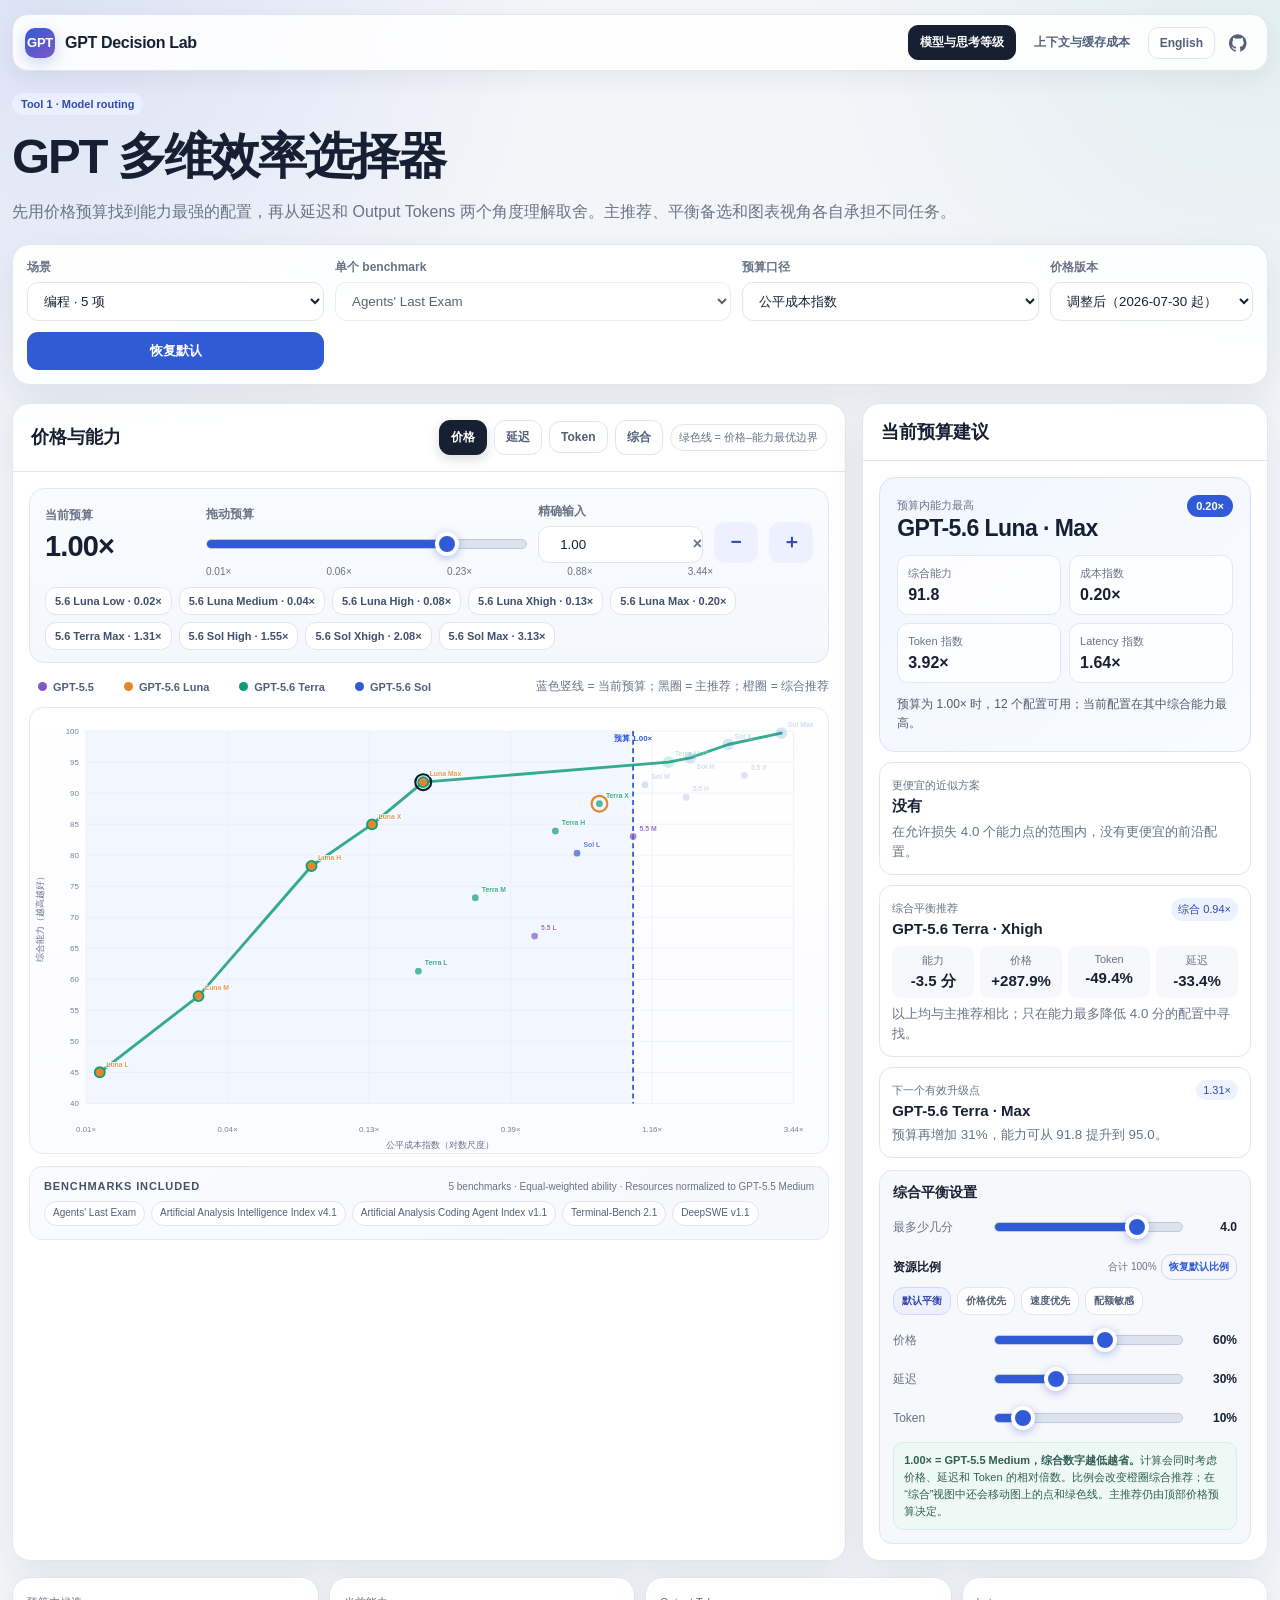
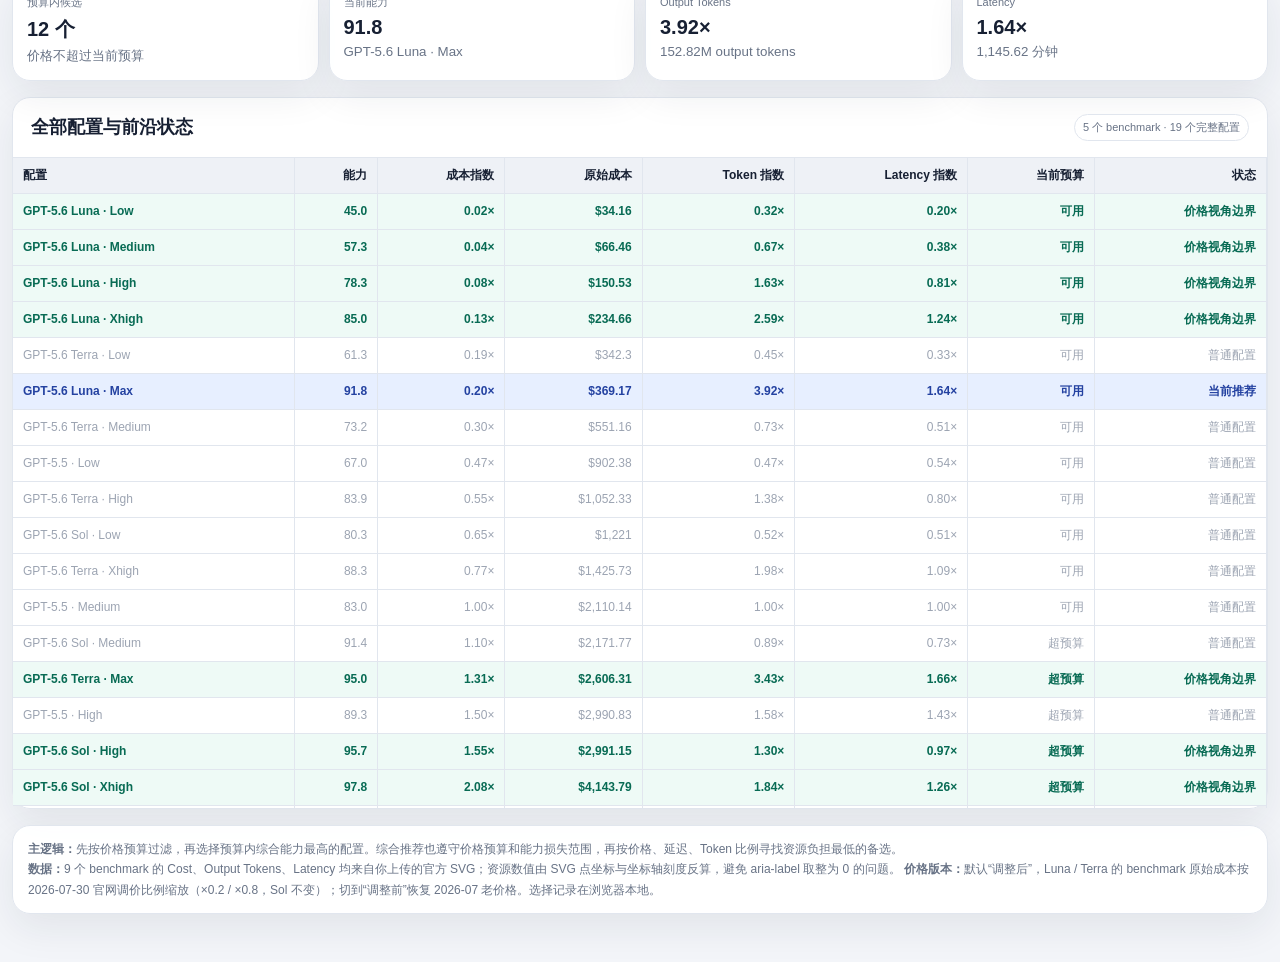
<file: index.html>
<!doctype html>
<html lang="zh-CN">
<head>
<meta charset="utf-8">
<meta name="viewport" content="width=device-width,initial-scale=1">
<title data-i18n="pageTitle">GPT Decision Lab · 模型配置选择器</title>
<script>
  if(new URLSearchParams(location.search).get("lang")==="en")document.documentElement.lang="en";
</script>
<link rel="stylesheet" href="styles.css">
<link rel="stylesheet" href="site.css">
</head>
<body>
<header class="siteHeader">
  <a class="siteBrand" href="index.html"><span class="siteMark">GPT</span><span>GPT Decision Lab</span></a>
  <nav class="siteNav" aria-label="Site navigation">
    <a id="navModels" class="active" href="index.html" data-i18n="navModels">模型与思考等级</a>
    <a id="navContext" href="context-cost.html" data-i18n="navContext">上下文与缓存成本</a>
    <a id="languageSwitch" class="langLink" href="?lang=en">English</a>
    <a class="githubLink" href="https://github.com/RunMintOn/gpt-decision-lab" target="_blank" rel="noopener noreferrer" aria-label="GitHub repository" title="GitHub repository">
      <svg viewBox="0 0 24 24" aria-hidden="true"><path d="M12 .3a12 12 0 0 0-3.79 23.39c.6.11.82-.26.82-.58v-2.26c-3.34.73-4.04-1.61-4.04-1.61-.55-1.39-1.33-1.76-1.33-1.76-1.09-.75.08-.74.08-.74 1.2.08 1.83 1.23 1.83 1.23 1.07 1.83 2.8 1.3 3.49.99.11-.77.42-1.3.76-1.6-2.67-.3-5.47-1.34-5.47-5.93 0-1.31.47-2.38 1.23-3.22-.12-.3-.53-1.52.12-3.17 0 0 1-.32 3.3 1.23a11.5 11.5 0 0 1 6 0c2.29-1.55 3.29-1.23 3.29-1.23.65 1.65.24 2.87.12 3.17.77.84 1.23 1.9 1.23 3.22 0 4.6-2.8 5.62-5.48 5.92.43.37.82 1.1.82 2.22v3.29c0 .32.22.69.83.57A12 12 0 0 0 12 .3z"/></svg>
    </a>
  </nav>
</header>
<main>
<span class="siteIntroTag" data-i18n="toolModelTag">Tool 1 · Model routing</span>
<div class="titleRow"><h1 data-i18n="heading">GPT 多维效率选择器</h1></div>
<p class="sub" data-i18n="subtitle">先用价格预算找到能力最强的配置，再从延迟和 Output Tokens 两个角度理解取舍。主推荐、平衡备选和图表视角各自承担不同任务。</p>

<section class="panel toolbar">
  <div><label data-i18n="scenarioLabel">场景</label><select id="scenario">
    <option value="coding" data-i18n="scenarioCoding">编程 · 5 项</option>
    <option value="knowledge" data-i18n="scenarioKnowledge">知识工作 · 4 项</option>
    <option value="combined" data-i18n="scenarioCombined">综合 · 9 项</option>
    <option value="single" data-i18n="scenarioSingle">单个 benchmark</option>
  </select></div>
  <div><label data-i18n="benchmarkLabel">单个 benchmark</label><select id="benchmark"></select></div>
  <div><label data-i18n="budgetBasisLabel">预算口径</label><select id="budgetBasis">
    <option value="costIndex" data-i18n="fairCost">公平成本指数</option>
    <option value="rawCost" data-i18n="rawCost">官网测试套件原始成本</option>
  </select></div>
  <div><label data-i18n="priceVersion">价格版本</label><select id="priceVer">
    <option value="after" data-i18n="priceAfter">调整后（2026-07-30 起）</option>
    <option value="before" data-i18n="priceBefore">调整前（2026-07 官网价）</option>
  </select></div>
  <button id="reset" data-i18n="resetAll">恢复默认</button>
</section>

<section class="mainGrid">
  <div class="panel">
    <div class="head">
      <h2 id="chartTitle" data-i18n="chartPrice">价格与能力</h2>
      <div class="chartViews" aria-label="图表视角" data-i18n-aria="chartViewsAria">
        <button class="viewBtn active" data-view="cost" data-i18n="viewPrice">价格</button>
        <button class="viewBtn" data-view="latency" data-i18n="viewLatency">延迟</button>
        <button class="viewBtn" data-view="tokens">Token</button>
        <button class="viewBtn" data-view="composite" data-i18n="viewCombined">综合</button>
        <span id="frontierPill" class="pill" data-i18n="frontierInitial">绿色线 = 价格–能力最优边界</span>
      </div>
    </div>
    <div class="body">
      <div class="budgetStrip">
        <div class="budgetTop">
          <div><label data-i18n="currentBudget">当前预算</label><div id="budgetRead" class="budgetRead">—</div></div>
          <div>
            <label data-i18n="adjustBudget">拖动预算</label>
            <input id="budgetSlider" class="range" type="range" min="0" max="1000" step="1">
          </div>
          <div>
            <label data-i18n="exactInput">精确输入</label>
            <div class="exactWrap"><span id="budgetPrefix"></span><input id="budgetNumber" type="number" step="0.01"><span id="budgetSuffix"></span></div>
          </div>
          <button id="stepDown" class="step" aria-label="降低预算" data-i18n-aria="decreaseBudget">−</button>
          <button id="stepUp" class="step" aria-label="提高预算" data-i18n-aria="increaseBudget">＋</button>
        </div>
        <div class="marks"><span id="markMin"></span><span id="mark25"></span><span id="mark50"></span><span id="mark75"></span><span id="markMax"></span></div>
        <div id="frontierButtons" class="frontierButtons"></div>
      </div>

      <div class="chartNote">
        <div id="legend" class="legend"></div>
        <div id="chartHint" class="chartHint" data-i18n="chartHintInitial">竖虚线 = 当前预算；黑圈 = 主推荐；橙圈 = 平衡备选</div>
      </div>
      <div class="chartbox"><svg id="chart" height="620"></svg></div>
      <div class="benchmarkRef">
        <div class="benchmarkRefHead"><b>BENCHMARKS INCLUDED</b><span id="benchmarkMethod"></span></div>
        <div id="benchmarkList" class="benchmarkList"></div>
      </div>
    </div>
  </div>

  <aside class="panel">
    <div class="head"><h2 data-i18n="recommendationTitle">当前预算建议</h2></div>
    <div class="body">
      <div id="hero" class="hero"></div>
      <div id="cheaperReco" class="reco"></div>
      <div id="balancedReco" class="reco"></div>
      <div id="upgradeReco" class="reco"></div>

      <div class="secondaryControls">
        <h3 data-i18n="balanceSettings">综合平衡设置</h3>
        <div class="weightRow"><div class="weightName" data-i18n="maxAbilityLoss">最多少几分</div><input id="tolerance" class="range" type="range" min="0" max="5" step=".1" value="4"><div id="toleranceOut" class="weightValue">4.0</div></div>
        <div class="weightHeader"><b data-i18n="resourceWeights">资源比例</b><div><span id="weightTotal" data-i18n="weightTotalInitial">合计 100%</span> <button id="resetWeights" class="resetWeights" data-i18n="resetWeights">恢复默认比例</button></div></div>
        <div class="presetRow">
          <button class="presetBtn active" data-weights="60,30,10" data-i18n="presetDefault">默认平衡</button>
          <button class="presetBtn" data-weights="70,25,5" data-i18n="presetPrice">价格优先</button>
          <button class="presetBtn" data-weights="40,55,5" data-i18n="presetSpeed">速度优先</button>
          <button class="presetBtn" data-weights="50,20,30" data-i18n="presetQuota">配额敏感</button>
        </div>
        <div class="weightRow"><div class="weightName" data-i18n="weightPrice">价格</div><input id="costWeight" class="range" type="range" min="0" max="100" step="1" value="60"><div id="costWeightOut" class="weightValue">60%</div></div>
        <div class="weightRow"><div class="weightName" data-i18n="weightLatency">延迟</div><input id="latencyWeight" class="range" type="range" min="0" max="100" step="1" value="30"><div id="latencyWeightOut" class="weightValue">30%</div></div>
        <div class="weightRow"><div class="weightName">Token</div><input id="tokenWeight" class="range" type="range" min="0" max="100" step="1" value="10"><div id="tokenWeightOut" class="weightValue">10%</div></div>
        <div class="smallInfo" data-i18n-html="weightInfo"><strong>1.00× = GPT-5.5 Medium，综合数字越低越省。</strong>计算会同时考虑价格、延迟和 Token 的相对倍数。比例会改变橙圈综合推荐；在“综合”视图中还会移动图上的点和绿色线。主推荐仍由顶部价格预算决定。</div>
      </div>
    </div>
  </aside>
</section>

<section class="kpis">
  <div class="panel kpi"><span data-i18n="kpiCandidates">预算内候选</span><b id="kpiCandidates">—</b><small data-i18n="kpiCandidatesSub">价格不超过当前预算</small></div>
  <div class="panel kpi"><span data-i18n="kpiAbility">当前能力</span><b id="kpiAbility">—</b><small id="kpiAbilityMeta"></small></div>
  <div class="panel kpi"><span>Output Tokens</span><b id="kpiTokens">—</b><small id="kpiTokensMeta"></small></div>
  <div class="panel kpi"><span>Latency</span><b id="kpiLatency">—</b><small id="kpiLatencyMeta"></small></div>
</section>

<section class="panel" style="margin-top:16px">
  <div class="head"><h2 data-i18n="tableTitle">全部配置与前沿状态</h2><span id="coverage" class="pill"></span></div>
  <div class="tablewrap"><table id="table" class="tbl"></table></div>
</section>

<section class="panel foot" data-i18n-html="footer">
  <strong>主逻辑：</strong>先按价格预算过滤，再选择预算内综合能力最高的配置。综合推荐也遵守价格预算和能力损失范围，再按价格、延迟、Token 比例寻找资源负担最低的备选。<br>
  <strong>数据：</strong>9 个 benchmark 的 Cost、Output Tokens、Latency 均来自你上传的官方 SVG；资源数值由 SVG 点坐标与坐标轴刻度反算，避免 aria-label 取整为 0 的问题。
  <strong>价格版本：</strong>默认“调整后”，Luna / Terra 的 benchmark 原始成本按 2026-07-30 官网调价比例缩放（×0.2 / ×0.8，Sol 不变）；切到“调整前”恢复 2026-07 老价格。选择记录在浏览器本地。
</section>
</main>
<div id="tip" class="tooltip"></div>

<script src="i18n.js"></script>
<script src="data.js"></script>
<script src="app.js"></script>
</body>
</html>
</file>
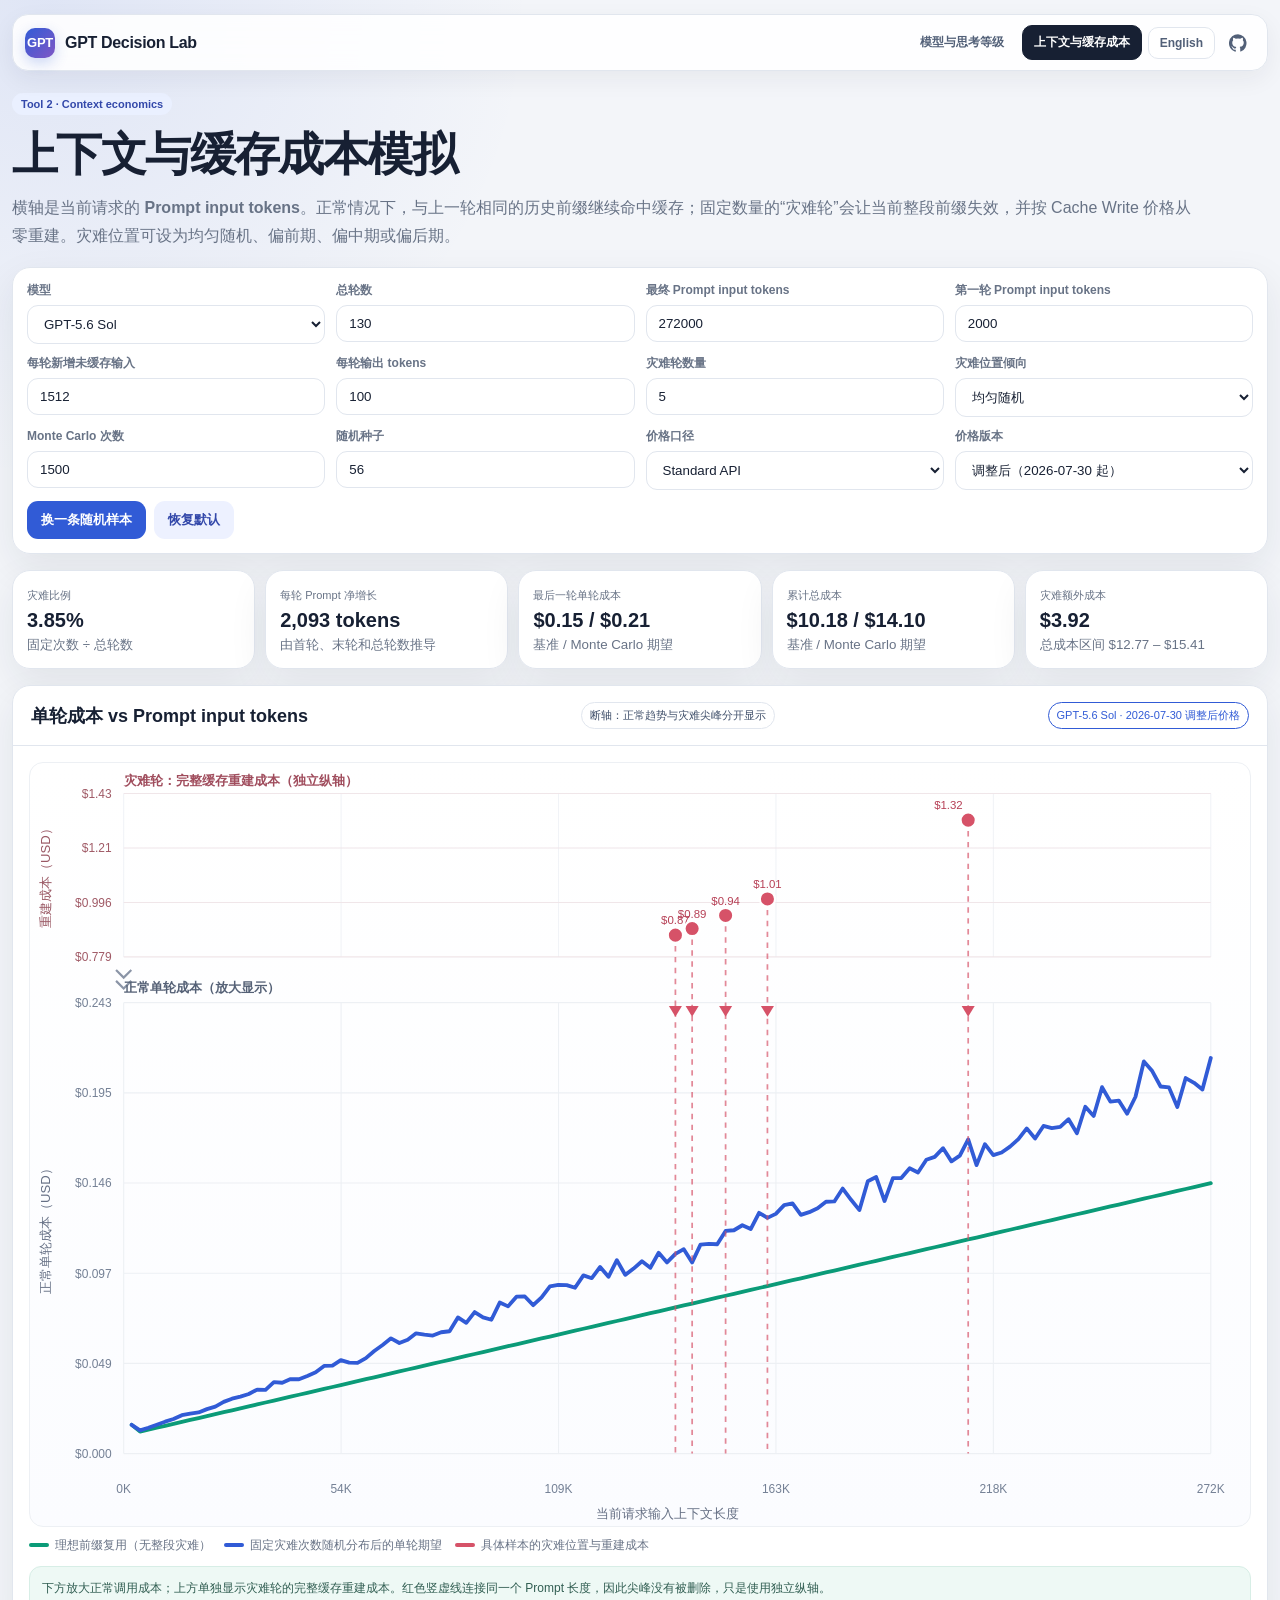
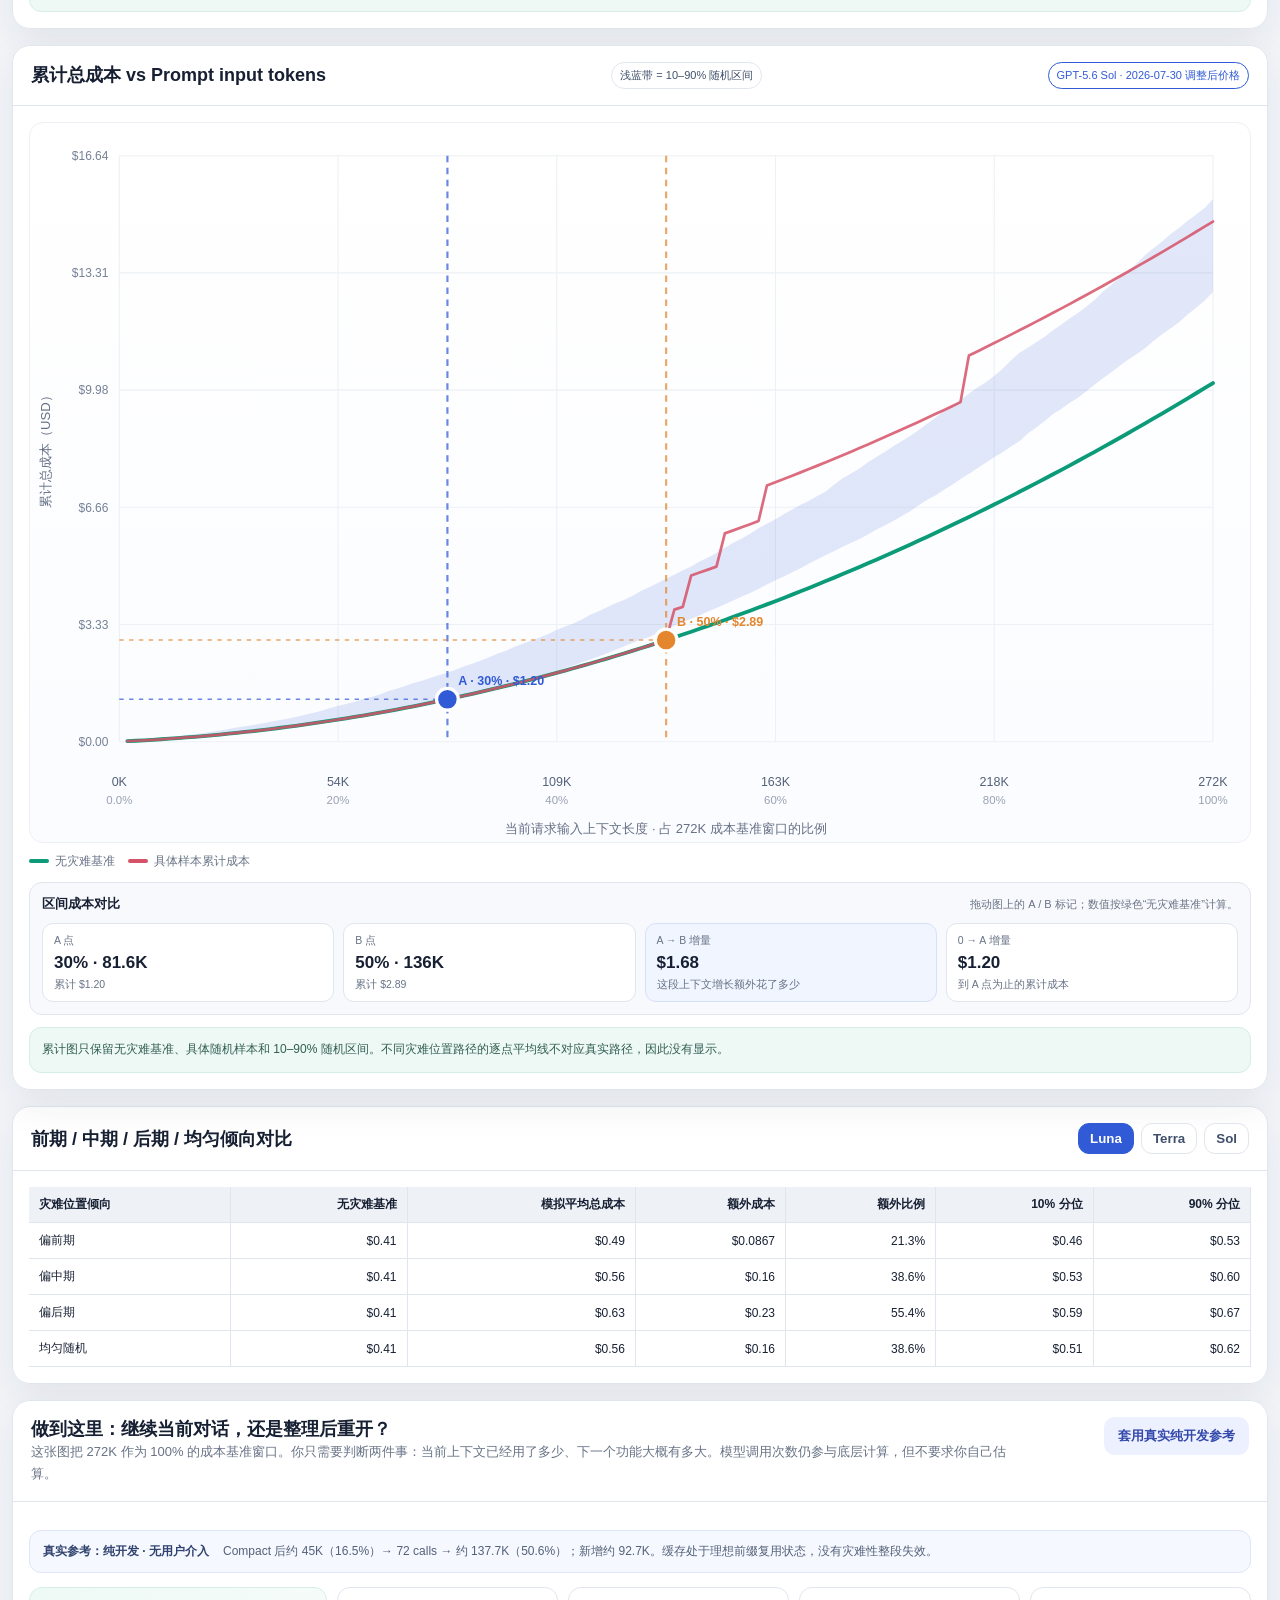
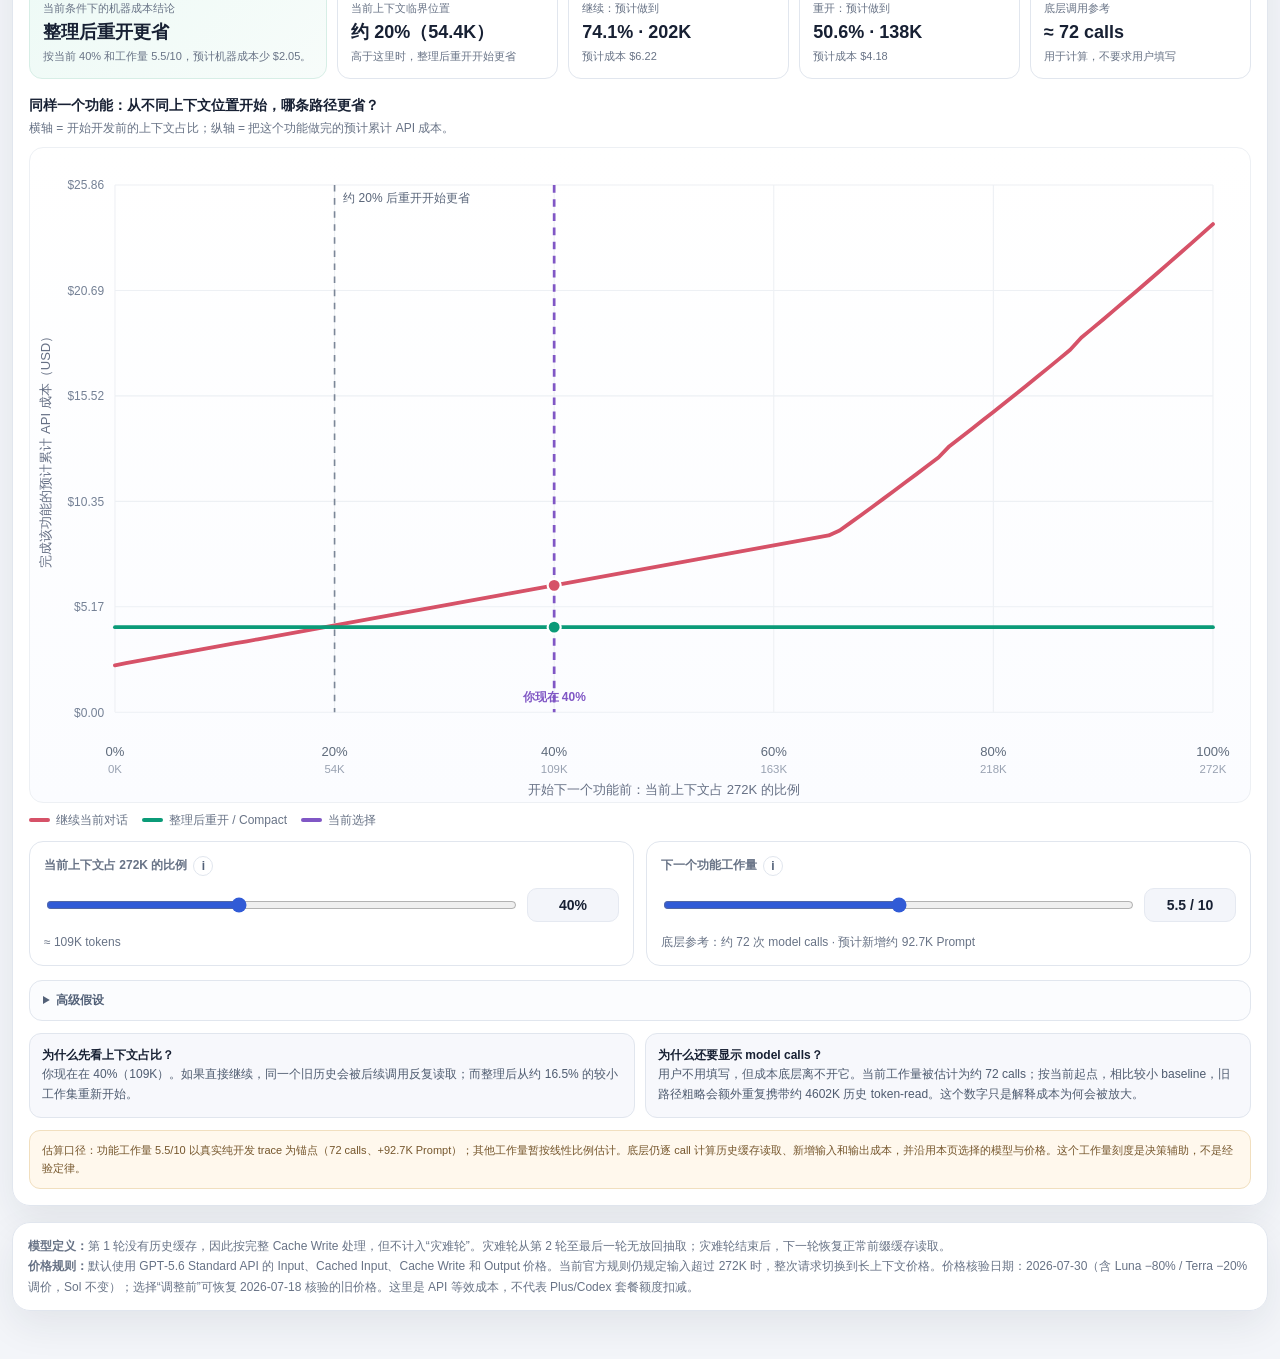
<file: context-cost.html>
<!doctype html>
<html lang="zh-CN">
<head>
<meta charset="utf-8">
<meta name="viewport" content="width=device-width,initial-scale=1">
<title data-i18n="pageTitle">GPT Decision Lab · 上下文与缓存成本</title>
<script>if(new URLSearchParams(location.search).get("lang")==="en")document.documentElement.lang="en";</script>
<link rel="stylesheet" href="context-cost.css">
<link rel="stylesheet" href="continue-restart.css">
<link rel="stylesheet" href="context-interactions.css">
<link rel="stylesheet" href="site.css">
</head>
<body>
<header class="siteHeader">
  <a class="siteBrand" href="index.html"><span class="siteMark">GPT</span><span>GPT Decision Lab</span></a>
  <nav class="siteNav" aria-label="Site navigation">
    <a id="navModels" href="index.html" data-i18n="navModels">模型与思考等级</a>
    <a id="navContext" class="active" href="context-cost.html" data-i18n="navContext">上下文与缓存成本</a>
    <a id="languageSwitch" class="langLink" href="context-cost.html?lang=en">English</a>
    <a class="githubLink" href="https://github.com/RunMintOn/gpt-decision-lab" target="_blank" rel="noopener noreferrer" aria-label="GitHub repository" title="GitHub repository">
      <svg viewBox="0 0 24 24" aria-hidden="true"><path d="M12 .3a12 12 0 0 0-3.79 23.39c.6.11.82-.26.82-.58v-2.26c-3.34.73-4.04-1.61-4.04-1.61-.55-1.39-1.33-1.76-1.33-1.76-1.09-.75.08-.74.08-.74 1.2.08 1.83 1.23 1.83 1.23 1.07 1.83 2.8 1.3 3.49.99.11-.77.42-1.3.76-1.6-2.67-.3-5.47-1.34-5.47-5.93 0-1.31.47-2.38 1.23-3.22-.12-.3-.53-1.52.12-3.17 0 0 1-.32 3.3 1.23a11.5 11.5 0 0 1 6 0c2.29-1.55 3.29-1.23 3.29-1.23.65 1.65.24 2.87.12 3.17.77.84 1.23 1.9 1.23 3.22 0 4.6-2.8 5.62-5.48 5.92.43.37.82 1.1.82 2.22v3.29c0 .32.22.69.83.57A12 12 0 0 0 12 .3z"/></svg>
    </a>
  </nav>
</header>
<main>
<span class="siteIntroTag" data-i18n="toolTag">Tool 2 · Context economics</span>
<h1 data-i18n="heading">上下文与缓存成本模拟</h1>
<p class="sub" data-i18n-html="subtitle">横轴是当前请求的 <strong>Prompt input tokens</strong>。正常情况下，与上一轮相同的历史前缀继续命中缓存；固定数量的“灾难轮”会让当前整段前缀失效，并按 Cache Write 价格从零重建。灾难位置可设为均匀随机、偏前期、偏中期或偏后期。</p>

<section class="panel controls">
  <div><label data-i18n="model">模型</label><select id="model"><option value="Luna">GPT-5.6 Luna</option><option value="Terra">GPT-5.6 Terra</option><option value="Sol" selected>GPT-5.6 Sol</option></select></div>
  <div><label data-i18n="turns">总轮数</label><input id="turns" type="number" value="130" min="2" max="5000" step="1"></div>
  <div><label data-i18n="maxContext">最终 Prompt input tokens</label><input id="maxContext" type="number" value="272000" min="1000" max="1050000" step="1000"></div>
  <div><label data-i18n="startContext">第一轮 Prompt input tokens</label><input id="startContext" type="number" value="2000" min="1" step="100"></div>
  <div><label data-i18n="newInput">每轮新增未缓存输入</label><input id="newInput" type="number" value="1512" min="0" step="1"></div>
  <div><label data-i18n="output">每轮输出 tokens</label><input id="output" type="number" value="100" min="0" step="1"></div>
  <div><label data-i18n="failures">灾难轮数量</label><input id="failures" type="number" value="5" min="0" step="1"></div>
  <div><label data-i18n="bias">灾难位置倾向</label><select id="bias"><option value="uniform" data-i18n="uniform">均匀随机</option><option value="early" data-i18n="early">偏前期</option><option value="middle" data-i18n="middle">偏中期</option><option value="late" data-i18n="late">偏后期</option></select></div>
  <div><label data-i18n="sims">Monte Carlo 次数</label><input id="sims" type="number" value="1500" min="100" max="10000" step="100"></div>
  <div><label data-i18n="seed">随机种子</label><input id="seed" type="number" value="56" step="1"></div>
  <div><label data-i18n="pricing">价格口径</label><select id="pricing"><option value="standard" selected>Standard API</option><option value="discount">Batch / Flex</option></select></div>
  <div><label data-i18n="priceVersion">价格版本</label><select id="priceVer"><option value="after" selected data-i18n="priceAfter">调整后（2026-07-30 起）</option><option value="before" data-i18n="priceBefore">调整前（2026-07-18 核验价）</option></select></div>
  <div style="display:flex;align-items:end;gap:8px"><button id="reroll" data-i18n="reroll">换一条随机样本</button><button id="reset" class="secondary" data-i18n="reset">恢复默认</button></div>
</section>

<section class="kpis">
  <div class="panel kpi"><span data-i18n="failureRate">灾难比例</span><b id="failureRate">—</b><small data-i18n="failureRateSub">固定次数 ÷ 总轮数</small></div>
  <div class="panel kpi"><span data-i18n="growth">每轮 Prompt 净增长</span><b id="growth">—</b><small data-i18n="growthSub">由首轮、末轮和总轮数推导</small></div>
  <div class="panel kpi"><span data-i18n="lastCost">最后一轮单轮成本</span><b id="lastCost">—</b><small data-i18n="lastCostSub">基准 / Monte Carlo 期望</small></div>
  <div class="panel kpi"><span data-i18n="totalCost">累计总成本</span><b id="totalCost">—</b><small data-i18n="totalCostSub">基准 / Monte Carlo 期望</small></div>
  <div class="panel kpi"><span data-i18n="extraCost">灾难额外成本</span><b id="extraCost">—</b><small data-i18n="extraCostSub">均值及 10–90% 区间</small></div>
</section>

<section class="grid">
  <section class="panel">
    <div class="head"><h2 data-i18n="singleTitle">单轮成本 vs Prompt input tokens</h2><span class="badge" data-i18n="brokenAxis">断轴：正常趋势与灾难尖峰分开显示</span><span class="badge" id="chartBadge" style="border-color:#315bd6;color:#315bd6"></span></div>
    <div class="body">
      <div class="chartbox"><svg id="singleChart" viewBox="0 0 1120 700"></svg></div>
      <div class="legend"><span><i class="swatch" style="background:#0b9b78"></i><span data-i18n="idealPrefix">理想前缀复用（无整段灾难）</span></span><span><i class="swatch" style="background:#315bd6"></i><span data-i18n="expectedSingle">固定灾难次数随机分布后的单轮期望</span></span><span><i class="swatch" style="background:#d65268"></i><span data-i18n="sampleDisasters">具体样本的灾难位置与重建成本</span></span></div>
      <div class="note" data-i18n="singleNote">下方放大正常调用成本；上方单独显示灾难轮的完整缓存重建成本。红色竖虚线连接同一个 Prompt 长度，因此尖峰没有被删除，只是使用独立纵轴。</div>
    </div>
  </section>
  <section class="panel">
    <div class="head"><h2 data-i18n="cumTitle">累计总成本 vs Prompt input tokens</h2><span class="badge" data-i18n="band">浅蓝带 = 10–90% 随机区间</span><span class="badge" id="cumBadge" style="border-color:#315bd6;color:#315bd6"></span></div>
    <div class="body">
      <div class="chartbox"><svg id="cumChart" viewBox="0 0 1120 630"></svg></div>
      <div class="legend"><span><i class="swatch" style="background:#0b9b78"></i><span data-i18n="baseline">无灾难基准</span></span><span><i class="swatch" style="background:#d65268"></i><span data-i18n="sampleCum">具体样本累计成本</span></span></div>
      <div class="note" data-i18n="cumNote">累计图只保留无灾难基准、具体随机样本和 10–90% 随机区间。不同灾难位置路径的逐点平均线不对应真实路径，因此没有显示。</div>
    </div>
  </section>
</section>

<section class="panel" style="margin-top:16px">
  <div class="head"><h2 data-i18n="biasCompare">前期 / 中期 / 后期 / 均匀倾向对比</h2><div class="modelTabs"><button class="modelTab active" data-model="Luna">Luna</button><button class="modelTab" data-model="Terra">Terra</button><button class="modelTab" data-model="Sol">Sol</button></div></div>
  <div class="body tablewrap"><table class="tbl" id="biasTable"></table></div>
</section>

<section id="continueRestartRoot" class="panel cr-section"></section>

<section class="panel foot" data-i18n-html="footer">
  <strong>模型定义：</strong>第 1 轮没有历史缓存，因此按完整 Cache Write 处理，但不计入“灾难轮”。灾难轮从第 2 轮至最后一轮无放回抽取；灾难轮结束后，下一轮恢复正常前缀缓存读取。<br>
  <strong>价格规则：</strong>默认使用 GPT‑5.6 Standard API 的 Input、Cached Input、Cache Write 和 Output 价格。当前官方规则仍规定输入超过 272K 时，整次请求切换到长上下文价格。价格核验日期：2026-07-30（含 Luna −80% / Terra −20% 调价，Sol 不变）；选择“调整前”可恢复 2026‑07‑18 核验的旧价格。这里是 API 等效成本，不代表 Plus/Codex 套餐额度扣减。
</section>
</main>
<script src="context-i18n.js"></script>
<script src="context-cost.js"></script>
<script src="continue-restart.js"></script>
<script src="context-interactions.js"></script>
</body>
</html>
</file>
<file: styles.css>
:root{
  --bg:#f3f5f9;--panel:#fff;--ink:#172033;--muted:#687386;--line:#e1e6ee;
  --blue:#315bd6;--green:#0b9b78;--orange:#e4862d;--purple:#8057c5;
  --red:#d65268;--gray:#7b8598;--soft:#f7f8fc;--shadow:0 14px 38px rgba(27,36,57,.08)
}
*{box-sizing:border-box}
body{
  margin:0;color:var(--ink);
  font-family:-apple-system,BlinkMacSystemFont,"Segoe UI","PingFang SC","Microsoft YaHei",Arial,sans-serif;
  background:
    radial-gradient(circle at 4% 0%,rgba(49,91,214,.12),transparent 31rem),
    radial-gradient(circle at 98% 0%,rgba(11,155,120,.07),transparent 28rem),
    var(--bg)
}
main{width:min(1480px,calc(100vw - 24px));margin:22px auto 48px}
h1{margin:0 0 8px;font-size:clamp(31px,4vw,49px);letter-spacing:-.045em}
.titleRow{display:flex;justify-content:space-between;align-items:center;gap:10px 16px;flex-wrap:wrap}
.langLink{display:inline-flex;align-items:center;padding:8px 12px;border:1px solid var(--line);border-radius:999px;background:rgba(255,255,255,.82);color:#40506b;font-size:12px;font-weight:780;text-decoration:none;white-space:nowrap}
.langLink:hover{border-color:#b8c5dc;background:#fff}
.sub{margin:0;max-width:1180px;color:var(--muted);line-height:1.72}
.panel{background:rgba(255,255,255,.97);border:1px solid var(--line);border-radius:18px;box-shadow:var(--shadow)}
.toolbar{display:grid;grid-template-columns:1.05fr 1.4fr 1.05fr auto;gap:11px;padding:14px;margin:18px 0}
label{display:block;margin-bottom:6px;font-size:12px;font-weight:760;color:var(--muted)}
select,input[type="number"]{width:100%;padding:10px 12px;border:1px solid var(--line);border-radius:11px;background:#fff;color:var(--ink)}
button{border:0;border-radius:11px;padding:10px 14px;background:var(--blue);color:#fff;font-weight:780;cursor:pointer}
button.ghost{background:#fff;color:#40506b;border:1px solid var(--line)}
button.soft{background:#edf1ff;color:#3348aa}
.head{display:flex;justify-content:space-between;align-items:center;gap:12px;padding:16px 18px;border-bottom:1px solid var(--line)}
.head h2{margin:0;font-size:18px}.body{padding:16px}
.pill{font-size:11px;color:var(--muted);background:#fff;border:1px solid var(--line);padding:5px 8px;border-radius:999px}

.mainGrid{display:grid;grid-template-columns:minmax(0,1.48fr) minmax(380px,.72fr);gap:16px}
.budgetStrip{
  padding:14px 15px 12px;border:1px solid var(--line);border-radius:15px;background:linear-gradient(180deg,#fafbff,#f5f7fc);
  margin-bottom:12px
}
.budgetTop{display:grid;grid-template-columns:150px minmax(260px,1fr) 165px 44px 44px;gap:11px;align-items:end}
.budgetRead{font-size:29px;font-weight:880;letter-spacing:-.03em}
.exactWrap{display:flex;align-items:center;border:1px solid var(--line);border-radius:11px;background:#fff;padding-left:9px}
.exactWrap span{color:var(--muted);font-weight:750;white-space:nowrap}.exactWrap input{border:0;min-width:0}.exactWrap input:focus{outline:none}
.step{height:41px;padding:0;background:#edf1ff;color:#3348aa;font-size:19px}

.range{
  --pct:50%;
  width:100%;height:30px;margin:0;appearance:none;-webkit-appearance:none;background:transparent;cursor:pointer
}
.range::-webkit-slider-runnable-track{
  height:10px;border-radius:999px;
  background:linear-gradient(90deg,var(--blue) 0 var(--pct),#dce3ef var(--pct) 100%);
  border:1px solid #bec9dc
}
.range::-webkit-slider-thumb{
  appearance:none;-webkit-appearance:none;width:24px;height:24px;margin-top:-8px;border-radius:50%;
  background:var(--blue);border:4px solid #fff;box-shadow:0 2px 9px rgba(49,91,214,.38)
}
.range::-moz-range-track{height:10px;border-radius:999px;background:#dce3ef;border:1px solid #bec9dc}
.range::-moz-range-progress{height:10px;border-radius:999px;background:var(--blue)}
.range::-moz-range-thumb{width:16px;height:16px;border-radius:50%;background:var(--blue);border:4px solid #fff}

.marks{display:flex;justify-content:space-between;margin:3px 100px 0 161px;color:var(--muted);font-size:10px}
.frontierButtons{display:flex;gap:7px;flex-wrap:wrap;margin-top:10px}
.frontierBtn{padding:7px 9px;background:#fff;color:#41506a;border:1px solid var(--line);font-size:11px}
.frontierBtn.active{background:var(--blue);color:#fff;border-color:var(--blue)}
.chartNote{display:flex;justify-content:space-between;gap:12px;align-items:center;margin:9px 0 8px;color:var(--muted);font-size:12px}
.chartViews{display:flex;gap:7px;flex-wrap:wrap;align-items:center}
.viewBtn{padding:8px 11px;background:#fff;color:#526078;border:1px solid var(--line);font-size:12px}
.viewBtn.active{background:#172033;color:#fff;border-color:#172033;box-shadow:0 4px 12px rgba(23,32,51,.16)}
.chartHint{display:flex;align-items:center;gap:7px}
.legend button{display:inline-flex;align-items:center;gap:6px;padding:5px 8px;border:1px solid transparent;border-radius:999px;background:transparent;color:#536078;font-size:11px;font-weight:700}
.legend button:hover,.legend button.active{background:#fff;border-color:var(--line);color:var(--ink)}
.legend.hasFocus button:not(.active){opacity:.35}
.weightHeader{display:flex;justify-content:space-between;gap:8px;align-items:center;margin:12px 0 5px}
.weightHeader b{font-size:12px}.weightHeader span{font-size:10px;color:var(--muted)}
.presetRow{display:flex;flex-wrap:wrap;gap:6px;margin:7px 0 10px}
.presetBtn{padding:6px 8px;background:#fff;color:#536078;border:1px solid var(--line);font-size:10px}
.presetBtn.active{background:#edf1ff;color:#3348aa;border-color:#cfd8ff}
.resetWeights{padding:5px 7px;background:transparent;color:var(--blue);border:1px solid #ced8f5;font-size:10px}
.compareGrid{display:grid;grid-template-columns:repeat(4,1fr);gap:6px;margin-top:9px}
.compareGrid div{padding:7px 5px;border-radius:9px;background:#f7f8fc;text-align:center}
.compareGrid span{display:block;font-size:10px}.compareGrid b{font-size:12px}
.legend{display:flex;gap:12px;flex-wrap:wrap}.legend span{display:inline-flex;align-items:center;gap:6px}.dot{width:9px;height:9px;border-radius:50%}
.chartbox{overflow:hidden;border:1px solid #e5eaf2;border-radius:14px;background:linear-gradient(#fff,#fbfcff);box-shadow:inset 0 1px 0 #fff}
.benchmarkRef{margin-top:12px;padding:13px 14px;border:1px solid #e5eaf2;border-radius:13px;background:linear-gradient(135deg,#fafbfe,#f6f8fc)}
.benchmarkRefHead{display:flex;justify-content:space-between;align-items:center;gap:12px;margin-bottom:9px}
.benchmarkRefHead b{font-size:11px;letter-spacing:.08em;color:#45516a}.benchmarkRefHead span{font-size:10px;color:var(--muted);text-align:right}
.benchmarkList{display:flex;flex-wrap:wrap;gap:6px}
.benchmarkChip{padding:5px 8px;border:1px solid #dfe5ef;border-radius:999px;background:#fff;color:#526078;font-size:10px;line-height:1.25}
svg{display:block;width:100%;min-width:0;height:auto}

.hero{padding:17px;border:1px solid #d8e3ff;border-radius:16px;background:linear-gradient(135deg,#f2f6ff,#f8fbff)}
.heroTop{display:flex;justify-content:space-between;gap:12px;align-items:flex-start}
.heroTitle{margin:2px 0 0;font-size:23px;letter-spacing:-.025em}.heroTag{padding:5px 9px;border-radius:999px;background:#315bd6;color:#fff;font-size:11px;font-weight:800}
.heroStats{display:grid;grid-template-columns:repeat(2,1fr);gap:8px;margin-top:13px}
.stat{padding:10px;border:1px solid #e0e7f7;border-radius:11px;background:rgba(255,255,255,.82)}
.stat span{display:block;color:var(--muted);font-size:11px}.stat b{display:block;margin-top:5px;font-size:16px}
.explain{margin-top:12px;color:#4e5b70;font-size:12px;line-height:1.65}

.reco{margin-top:10px;padding:12px;border:1px solid var(--line);border-radius:13px;background:#fff}
.recoHead{display:flex;justify-content:space-between;gap:10px;align-items:flex-start}
.reco span{color:var(--muted);font-size:11px}.reco b{display:block;margin-top:4px;font-size:15px}
.reco small{display:block;margin-top:6px;color:var(--muted);line-height:1.5}
.tag{padding:4px 7px;border-radius:999px;background:#edf2ff;color:#3348aa;font-size:11px;white-space:nowrap}

.secondaryControls{margin-top:12px;padding:13px;border:1px solid var(--line);border-radius:13px;background:var(--soft)}
.secondaryControls h3{margin:0 0 10px;font-size:14px}
.weightRow{display:grid;grid-template-columns:92px 1fr 45px;gap:9px;align-items:center;margin:9px 0}
.weightName{font-size:12px;color:var(--muted)}.weightValue{text-align:right;font-size:12px;font-weight:800}
.smallInfo{margin-top:9px;padding:9px 10px;border-radius:10px;background:#eef9f5;border:1px solid #d7eee6;color:#315e52;font-size:11px;line-height:1.55}

.kpis{display:grid;grid-template-columns:repeat(4,1fr);gap:10px;margin-top:16px}
.kpi{padding:14px}.kpi span{font-size:11px;color:var(--muted)}.kpi b{display:block;margin:6px 0 3px;font-size:20px}.kpi small{color:var(--muted);line-height:1.4}

.tablewrap{overflow:auto;max-height:650px}.tbl{width:100%;border-collapse:separate;border-spacing:0;font-size:12px}
.tbl th,.tbl td{padding:9px 10px;border-right:1px solid var(--line);border-bottom:1px solid var(--line);text-align:right;white-space:nowrap}
.tbl th:first-child,.tbl td:first-child{text-align:left}.tbl th{position:sticky;top:0;background:#eef1f6;z-index:2}
.front{background:#eefaf6;color:#086b54;font-weight:800}.selected{background:#e7efff;color:#2442a1;font-weight:850}.dim{color:#9ca4b2}

.tooltip{position:fixed;opacity:0;pointer-events:none;background:rgba(17,24,39,.95);color:#fff;padding:9px 11px;border-radius:10px;font-size:12px;line-height:1.5;z-index:100;transform:translate(-50%,-115%);max-width:290px}
.foot{margin-top:16px;padding:13px 15px;color:var(--muted);font-size:12px;line-height:1.7}
@media(max-width:1120px){.toolbar{grid-template-columns:1fr 1fr}.mainGrid{grid-template-columns:1fr}.kpis{grid-template-columns:repeat(2,1fr)}}
@media(max-width:760px){
  main{width:calc(100vw - 12px);margin-top:10px}.toolbar{grid-template-columns:1fr}
  .budgetTop{grid-template-columns:1fr}.marks{margin:3px 0 0}.heroStats,.kpis{grid-template-columns:1fr}
}
</file>
<file: site.css>
.siteHeader{
  width:min(1480px,calc(100vw - 24px));margin:14px auto 0;padding:10px 12px;
  display:flex;align-items:center;justify-content:space-between;gap:12px;
  background:rgba(255,255,255,.88);border:1px solid var(--line);border-radius:16px;
  box-shadow:0 8px 24px rgba(27,36,57,.06);backdrop-filter:blur(14px);position:sticky;top:8px;z-index:50
}
.siteBrand{display:flex;align-items:center;gap:10px;color:var(--ink);text-decoration:none;font-weight:900;letter-spacing:-.02em;white-space:nowrap}
.siteMark{width:30px;height:30px;border-radius:10px;display:grid;place-items:center;background:linear-gradient(135deg,var(--blue),var(--purple));color:#fff;font-size:13px;box-shadow:0 5px 14px rgba(49,91,214,.24)}
.siteNav{display:flex;gap:6px;align-items:center;flex-wrap:wrap;justify-content:flex-end}
.siteNav a{padding:8px 11px;border-radius:10px;text-decoration:none;color:#526078;font-size:12px;font-weight:780;border:1px solid transparent;white-space:nowrap}
.siteNav a:hover{background:#f7f8fc;border-color:var(--line);color:var(--ink)}
.siteNav a.active{background:#172033;color:#fff;border-color:#172033}
.siteNav .langLink{border-color:var(--line);background:#fff}
.siteNav .githubLink{width:34px;height:34px;padding:7px;display:inline-grid;place-items:center;color:#526078}
.siteNav .githubLink svg{width:18px;height:18px;display:block;fill:currentColor}
.siteIntroTag{display:inline-flex;margin-bottom:9px;padding:5px 9px;border-radius:999px;background:#eaf0ff;color:#3348aa;font-size:11px;font-weight:800}
@media(max-width:760px){
  .siteHeader{width:calc(100vw - 12px);position:static;align-items:flex-start;flex-direction:column}
  .siteNav{width:100%;justify-content:flex-start}.siteNav a{flex:1;text-align:center}.siteNav .githubLink{flex:0 0 34px}
}
</file>
<file: context-cost.css>
:root{
  --bg:#f3f5f9;--panel:#fff;--ink:#172033;--muted:#687386;--line:#e1e6ee;
  --blue:#315bd6;--green:#0b9b78;--orange:#e4862d;--red:#d65268;--purple:#8057c5;
  --soft:#f7f8fc;--shadow:0 14px 38px rgba(27,36,57,.08)
}
*{box-sizing:border-box}
body{
  margin:0;color:var(--ink);
  font-family:-apple-system,BlinkMacSystemFont,"Segoe UI","PingFang SC","Microsoft YaHei",Arial,sans-serif;
  background:radial-gradient(circle at 4% 0%,rgba(49,91,214,.10),transparent 30rem),var(--bg)
}
main{width:min(1460px,calc(100vw - 24px));margin:22px auto 48px}
h1{margin:0 0 8px;font-size:clamp(30px,4vw,46px);letter-spacing:-.035em}
.sub{margin:0;max-width:1180px;color:var(--muted);line-height:1.72}
.panel{background:rgba(255,255,255,.98);border:1px solid var(--line);border-radius:18px;box-shadow:var(--shadow)}
.controls{display:grid;grid-template-columns:repeat(4,1fr);gap:11px;padding:14px;margin:18px 0 16px}
label{display:block;margin-bottom:6px;font-size:12px;font-weight:780;color:var(--muted)}
select,input{width:100%;padding:10px 12px;border:1px solid var(--line);border-radius:11px;background:#fff;color:var(--ink)}
button{border:0;border-radius:11px;padding:10px 14px;background:var(--blue);color:#fff;font-weight:780;cursor:pointer}
button.secondary{background:#edf1ff;color:#3348aa}
.head{display:flex;justify-content:space-between;align-items:center;gap:12px;padding:16px 18px;border-bottom:1px solid var(--line)}
.head h2{margin:0;font-size:18px}.body{padding:16px}
.grid{display:grid;grid-template-columns:1fr;gap:16px}
.chartbox{overflow:hidden;border:1px solid #edf0f4;border-radius:14px;background:linear-gradient(#fff,#fbfcff)}
svg{display:block;width:100%;min-width:0;height:auto}
.legend{display:flex;gap:13px;flex-wrap:wrap;margin-top:10px;color:var(--muted);font-size:12px}
.legend span{display:inline-flex;align-items:center;gap:6px}.swatch{width:20px;height:4px;border-radius:4px}
.kpis{display:grid;grid-template-columns:repeat(5,1fr);gap:10px;margin:16px 0}
.kpi{padding:14px}.kpi span{font-size:11px;color:var(--muted)}.kpi b{display:block;margin:6px 0 3px;font-size:20px}.kpi small{color:var(--muted);line-height:1.45}
.note{padding:12px;border:1px solid #d7eee6;border-radius:12px;background:#eef9f5;color:#315e52;font-size:12px;line-height:1.65;margin-top:12px}
.tablewrap{overflow:auto}.tbl{width:100%;border-collapse:separate;border-spacing:0;font-size:12px}
.tbl th,.tbl td{padding:9px 10px;border-right:1px solid var(--line);border-bottom:1px solid var(--line);text-align:right;white-space:nowrap}
.tbl th:first-child,.tbl td:first-child{text-align:left}.tbl th{position:sticky;top:0;background:#eef1f6;z-index:2}
.badge{font-size:11px;color:#40506b;background:#fff;border:1px solid var(--line);padding:5px 8px;border-radius:999px}
.modelTabs{display:flex;gap:7px;flex-wrap:wrap}
.modelTab{background:#fff;color:#40506b;border:1px solid var(--line);padding:7px 11px}
.modelTab.active{background:var(--blue);color:#fff;border-color:var(--blue)}
.foot{margin-top:16px;padding:13px 15px;color:var(--muted);font-size:12px;line-height:1.7}
@media(max-width:1080px){.controls{grid-template-columns:1fr 1fr}.grid{grid-template-columns:1fr}.kpis{grid-template-columns:repeat(2,1fr)}}
@media(max-width:650px){main{width:calc(100vw - 12px);margin-top:10px}.controls{grid-template-columns:1fr}.kpis{grid-template-columns:1fr}}
</file>
<file: continue-restart.css>
.cr-section{margin-top:16px}.cr-head{align-items:flex-start}.cr-intro{color:var(--muted);font-size:13px;line-height:1.7;max-width:980px}.cr-presetRow{display:flex;gap:8px;flex-wrap:wrap}.cr-preset{background:#edf1ff;color:#3348aa}.cr-primaryControls{display:grid;grid-template-columns:1fr 1fr;gap:12px;margin-top:14px}.cr-sliderCard{padding:14px;border:1px solid var(--line);border-radius:14px;background:#fff}.cr-labelRow{display:flex;align-items:center;gap:6px;margin-bottom:8px;position:relative}.cr-labelRow label{margin:0;font-weight:700}.cr-info{width:20px;height:20px;min-width:20px;padding:0;border-radius:50%;background:#fff;color:#536178;border:1px solid var(--line);font-size:12px;line-height:18px;font-weight:800}.cr-help{display:none;margin-top:7px;padding:9px 10px;border-radius:10px;background:#f7f8fc;border:1px solid var(--line);color:#5f6b7c;font-size:11px;line-height:1.55}.cr-sliderCard.open .cr-help,.cr-field.open .cr-help{display:block}.cr-rangeRow{display:grid;grid-template-columns:minmax(0,1fr) 92px;align-items:center;gap:12px}.cr-rangeRow.compact{grid-template-columns:minmax(0,1fr) 78px}.cr-rangeRow input[type=range]{width:100%;accent-color:#315bd6}.cr-rangeRow output{display:block;padding:8px 9px;border-radius:10px;background:#f3f5fa;border:1px solid #e5e9f1;font-size:14px;font-weight:800;text-align:center;color:var(--ink)}.cr-under{margin-top:7px;color:var(--muted);font-size:12px;line-height:1.5}.cr-anchor{display:grid;grid-template-columns:auto 1fr;gap:10px 14px;align-items:start;margin-top:12px;padding:11px 13px;border-radius:12px;background:#f6f8ff;border:1px solid #dfe5fb;color:#536178;font-size:12px;line-height:1.6}.cr-anchor strong{color:#30436f}.cr-results{display:grid;grid-template-columns:1.35fr repeat(4,1fr);gap:10px;margin-top:14px}.cr-result{padding:13px;border:1px solid var(--line);border-radius:13px;background:#fff}.cr-result span{display:block;color:var(--muted);font-size:11px}.cr-result b{display:block;margin-top:6px;font-size:18px;line-height:1.2}.cr-result small{display:block;margin-top:5px;color:var(--muted);font-size:11px;line-height:1.45}.cr-decision{background:linear-gradient(135deg,#f2f6ff,#f8fbff);border-color:#d8e3ff}.cr-decision.restart{background:linear-gradient(135deg,#eefaf6,#f7fcfa);border-color:#d7eee6}.cr-chartTitle{display:flex;justify-content:space-between;gap:12px;margin-top:18px}.cr-chartTitle strong{display:block;font-size:14px}.cr-chartTitle span{display:block;margin-top:4px;color:var(--muted);font-size:12px;line-height:1.5}.cr-chartbox{overflow:hidden;border:1px solid #edf0f4;border-radius:14px;background:linear-gradient(#fff,#fbfcff);margin-top:10px}.cr-chartbox svg{display:block;width:100%;min-width:0;height:auto}.cr-legend{display:flex;gap:14px;flex-wrap:wrap;margin-top:9px;color:var(--muted);font-size:12px}.cr-legend span{display:inline-flex;align-items:center;gap:6px}.cr-line{width:21px;height:4px;border-radius:4px}.cr-advanced{margin-top:14px;border:1px solid var(--line);border-radius:13px;background:#fbfcfe}.cr-advanced summary{cursor:pointer;padding:11px 13px;font-size:12px;font-weight:800;color:#536178}.cr-advanced[open] summary{border-bottom:1px solid var(--line)}.cr-controls{display:grid;grid-template-columns:repeat(3,minmax(0,1fr));gap:11px;padding:12px}.cr-field{position:relative}.cr-field>input[type=number]{width:100%}.cr-explain{display:grid;grid-template-columns:1fr 1fr;gap:10px;margin-top:12px}.cr-explainCard{padding:12px;border-radius:12px;background:#f7f8fc;border:1px solid var(--line);font-size:12px;line-height:1.65;color:#4f5c70}.cr-explainCard strong{color:var(--ink)}.cr-assumption{margin-top:12px;padding:11px 12px;border-radius:11px;background:#fff8ed;border:1px solid #f1dfbf;color:#75562c;font-size:11px;line-height:1.6}@media(max-width:1050px){.cr-primaryControls{grid-template-columns:1fr}.cr-controls{grid-template-columns:1fr 1fr}.cr-results{grid-template-columns:1fr 1fr}.cr-decision{grid-column:1/-1}.cr-anchor{grid-template-columns:1fr}}@media(max-width:650px){.cr-controls,.cr-results,.cr-explain{grid-template-columns:1fr}.cr-decision{grid-column:auto}.cr-rangeRow,.cr-rangeRow.compact{grid-template-columns:minmax(0,1fr) 78px}.cr-anchor{grid-template-columns:1fr}.cr-result b{font-size:17px}}
</file>
<file: context-interactions.css>
.cum-inspector{margin-top:12px;padding:12px;border:1px solid var(--line);border-radius:13px;background:#f8f9fc}.cum-inspector-head{display:flex;justify-content:space-between;align-items:baseline;gap:12px;flex-wrap:wrap;margin-bottom:10px}.cum-inspector-head strong{font-size:13px}.cum-inspector-head span{font-size:11px;color:var(--muted);line-height:1.5}.cum-inspector-grid{display:grid;grid-template-columns:repeat(4,minmax(0,1fr));gap:9px}.cum-stat{padding:10px 11px;border:1px solid var(--line);border-radius:11px;background:#fff}.cum-stat span{display:block;font-size:10.5px;color:var(--muted)}.cum-stat b{display:block;margin-top:5px;font-size:17px}.cum-stat small{display:block;margin-top:4px;color:var(--muted);font-size:10.5px;line-height:1.4}.cum-stat.emph{background:#f1f5ff;border-color:#d7e0fb}.cr-primaryControls-below{margin-top:12px!important;margin-bottom:0!important}.cr-primaryControls-below .cr-sliderCard{box-shadow:none}@media(max-width:850px){.cum-inspector-grid{grid-template-columns:1fr 1fr}}@media(max-width:520px){.cum-inspector-grid{grid-template-columns:1fr}.cum-inspector-head{display:block}.cum-inspector-head span{display:block;margin-top:4px}}
</file>
